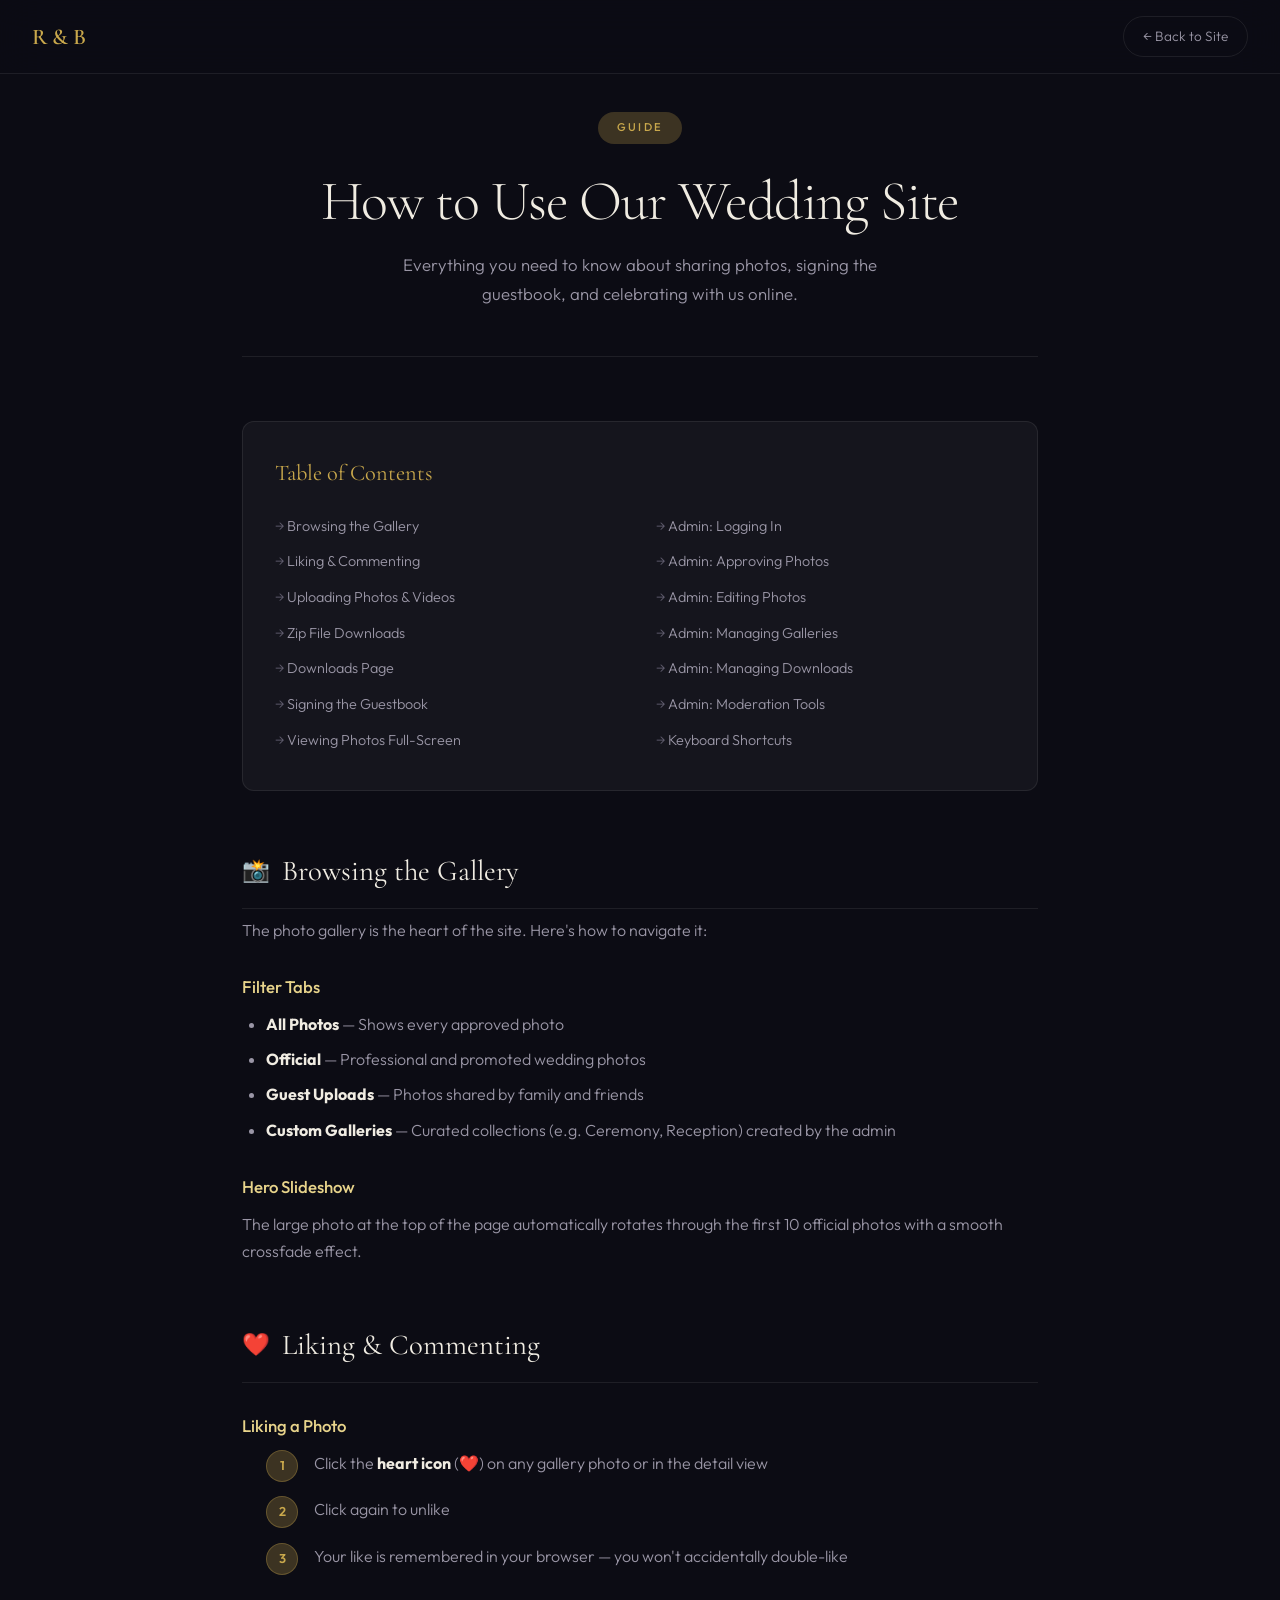
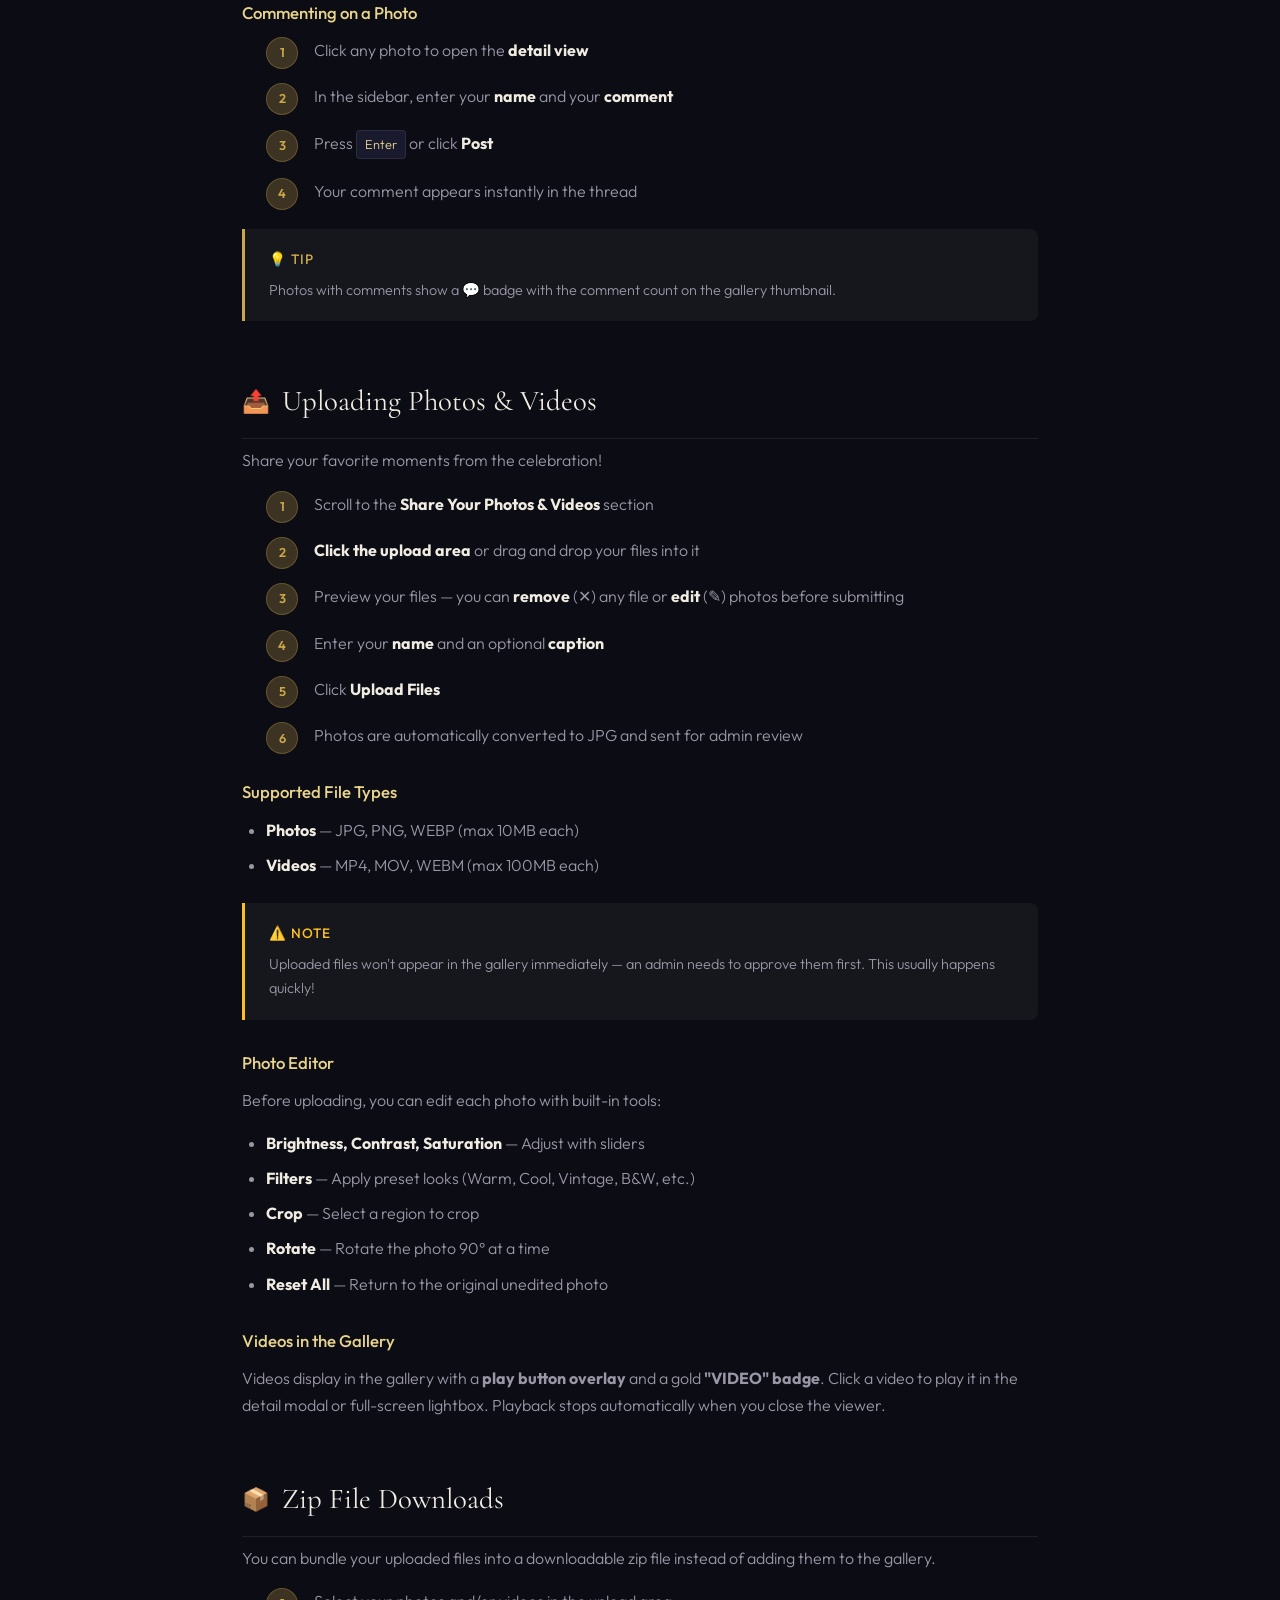
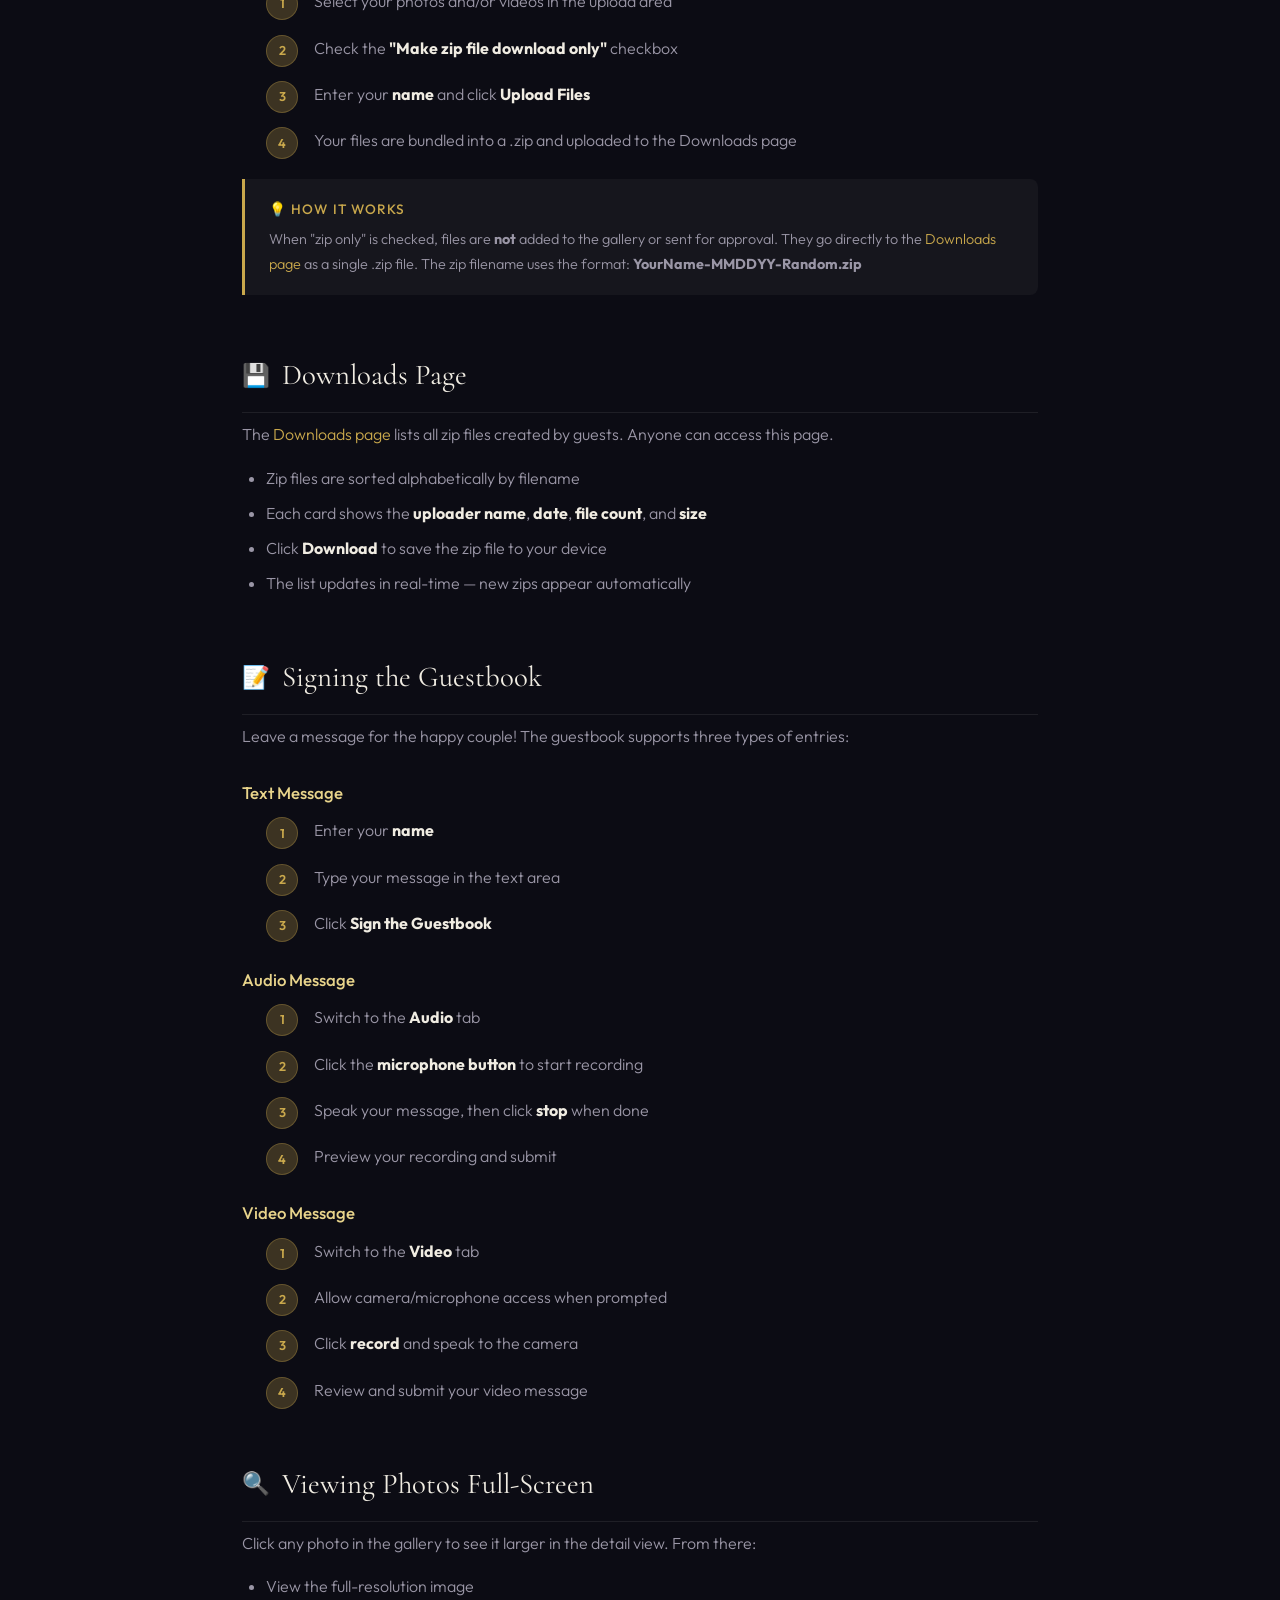
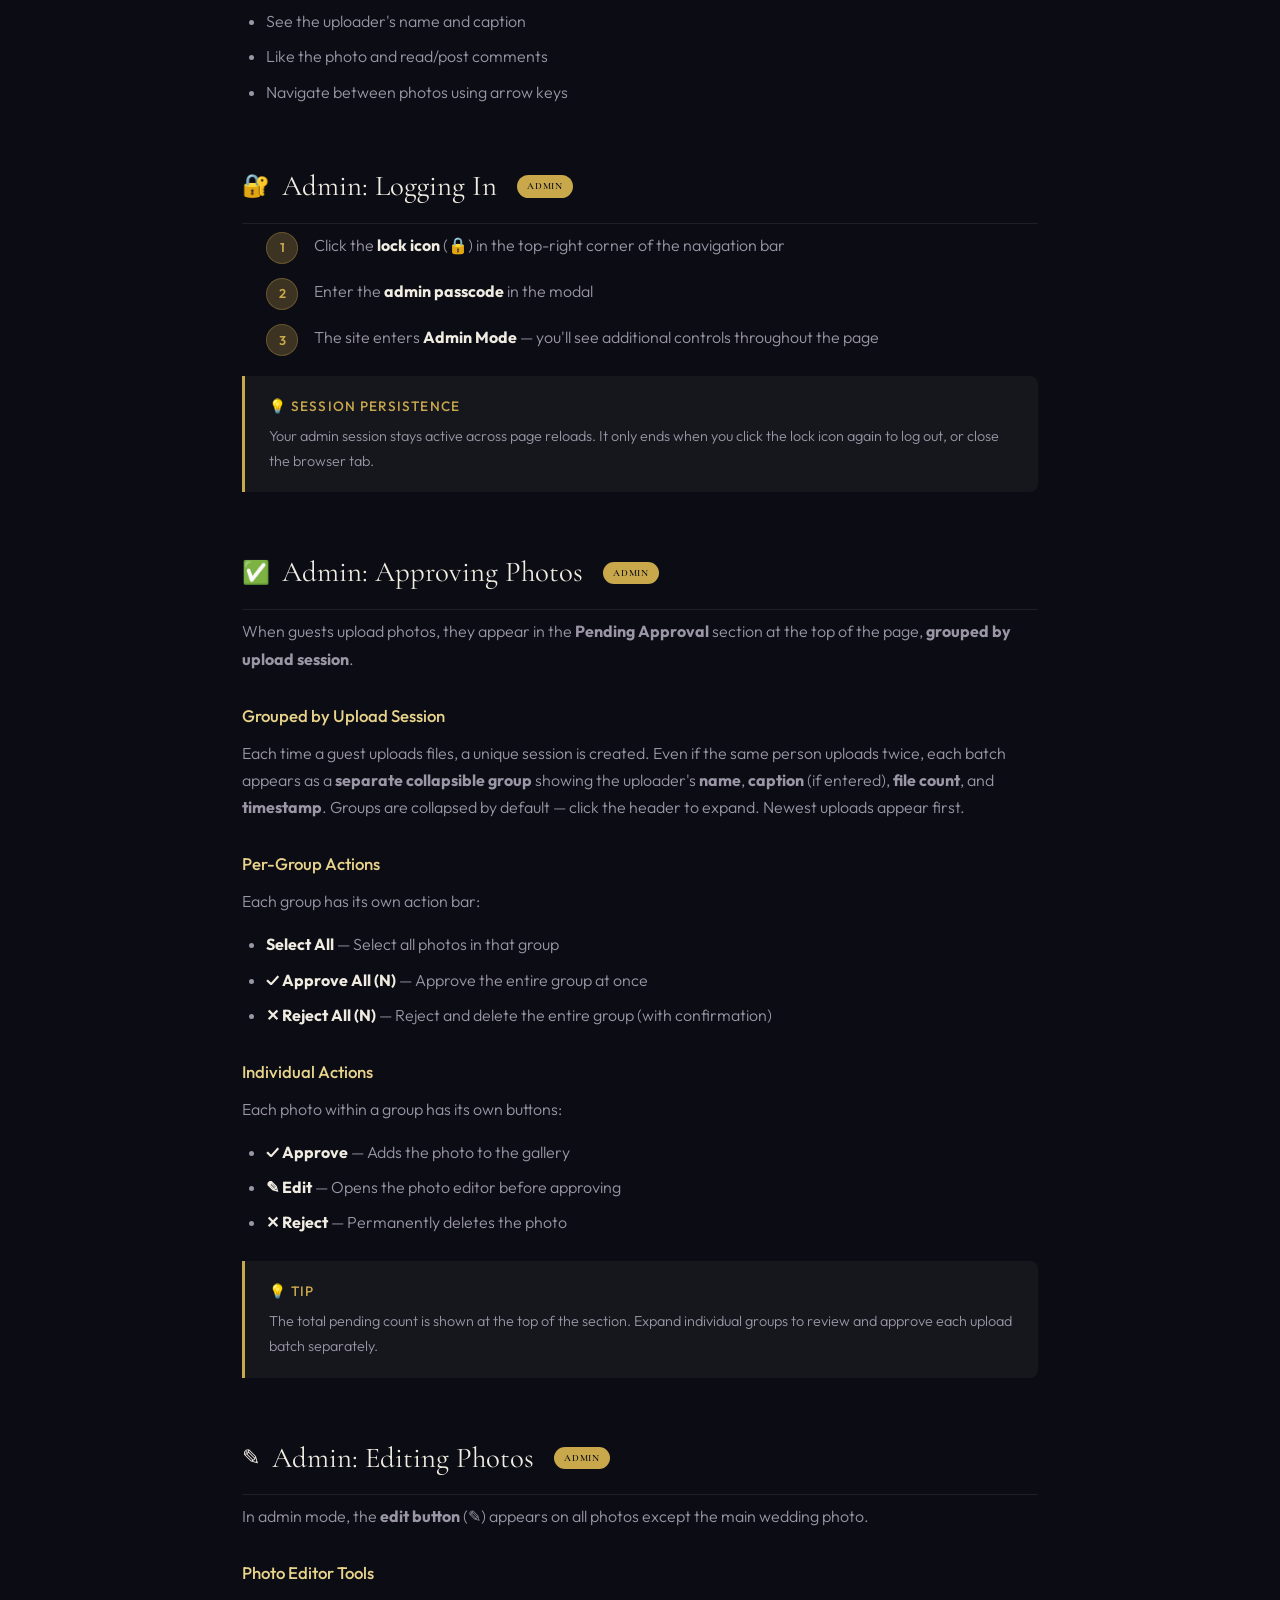
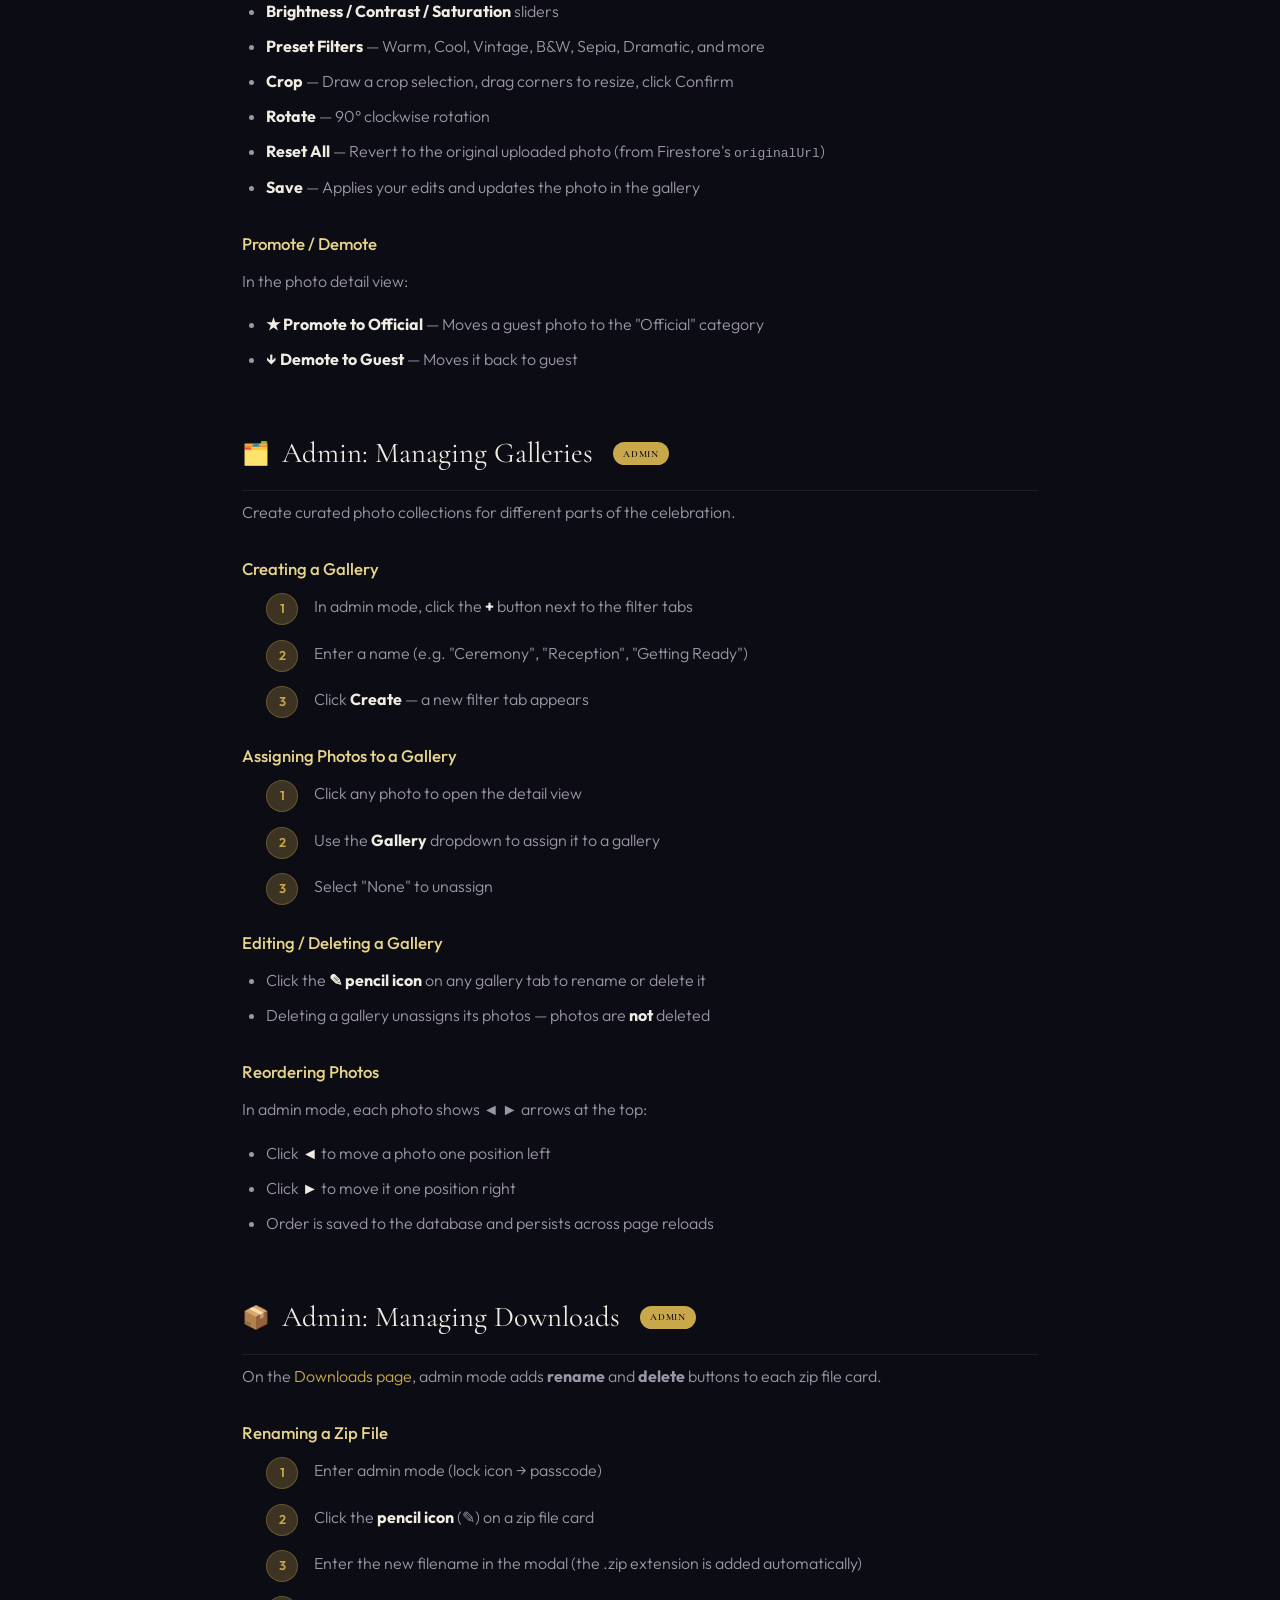
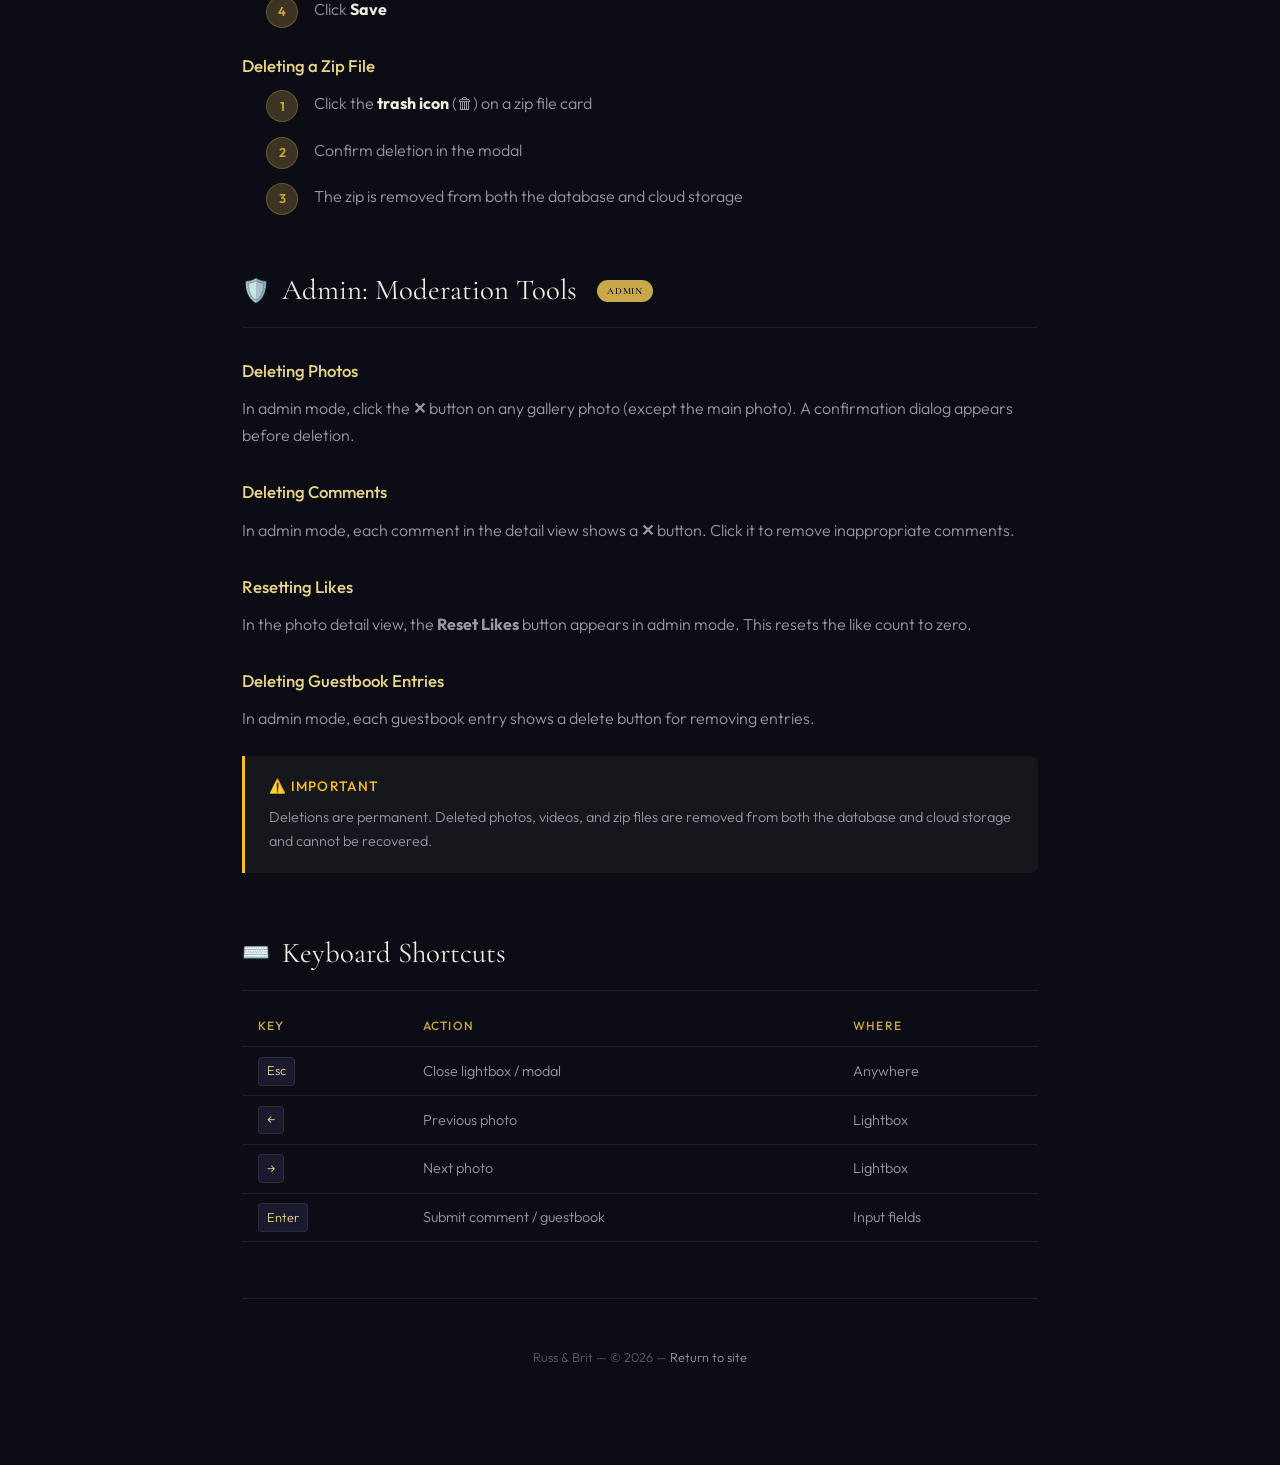
<file: help.html>
<!DOCTYPE html>
<html lang="en">
<head>
    <meta charset="UTF-8">
    <meta name="viewport" content="width=device-width, initial-scale=1.0">
    <title>Help — Russ & Brit Wedding Site</title>
    <meta name="description" content="How to use the Russ & Brit wedding website — upload photos, sign the guestbook, and more.">
    <meta name="theme-color" content="#1a1a2e">
    <link rel="icon" type="image/svg+xml" href="favicon.svg">

    <!-- Google Fonts -->
    <link rel="preconnect" href="https://fonts.googleapis.com">
    <link rel="preconnect" href="https://fonts.gstatic.com" crossorigin>
    <link href="https://fonts.googleapis.com/css2?family=Cormorant+Garamond:ital,wght@0,300;0,400;0,500;0,600;0,700;1,300;1,400;1,500&family=Outfit:wght@200;300;400;500;600&display=swap" rel="stylesheet">

    <style>
        /* ===== Base (matches main site) ===== */
        :root {
            --color-bg:           #0c0c14;
            --color-bg-secondary: #12121e;
            --color-bg-card:      rgba(255, 255, 255, 0.04);
            --color-bg-glass:     rgba(255, 255, 255, 0.06);
            --color-surface:      #1a1a2e;
            --color-surface-2:    #232340;
            --color-gold:         #c9a84c;
            --color-gold-light:   #e8d48b;
            --color-gold-dark:    #8a6d2b;
            --color-gold-glow:    rgba(201, 168, 76, 0.25);
            --color-text:         #f0ece2;
            --color-text-muted:   #9a96a6;
            --color-text-faint:   #5d5a6b;
            --color-accent:       #7c6bc4;
            --color-border:       rgba(255, 255, 255, 0.08);
            --font-display: 'Cormorant Garamond', 'Georgia', serif;
            --font-body:    'Outfit', 'Segoe UI', sans-serif;
            --radius-sm:  8px;
            --radius-md:  12px;
            --radius-lg:  20px;
            --shadow-md:  0 4px 20px rgba(0,0,0,0.4);
        }

        *, *::before, *::after { margin: 0; padding: 0; box-sizing: border-box; }

        body {
            background: var(--color-bg);
            color: var(--color-text);
            font-family: var(--font-body);
            font-weight: 300;
            line-height: 1.7;
            min-height: 100vh;
        }

        a { color: var(--color-gold); text-decoration: none; transition: color 0.2s; }
        a:hover { color: var(--color-gold-light); }

        /* ===== Nav ===== */
        .help-nav {
            position: fixed;
            top: 0;
            left: 0;
            right: 0;
            z-index: 100;
            display: flex;
            align-items: center;
            justify-content: space-between;
            padding: 1rem 2rem;
            background: rgba(12, 12, 20, 0.85);
            backdrop-filter: blur(20px);
            border-bottom: 1px solid var(--color-border);
        }

        .help-nav-brand {
            font-family: var(--font-display);
            font-size: 1.4rem;
            font-weight: 600;
            color: var(--color-gold);
        }

        .help-nav-back {
            font-size: 0.85rem;
            padding: 0.5rem 1.2rem;
            border: 1px solid var(--color-border);
            border-radius: 9999px;
            color: var(--color-text-muted);
            transition: all 0.2s;
        }

        .help-nav-back:hover {
            border-color: var(--color-gold);
            color: var(--color-gold);
        }

        /* ===== Layout ===== */
        .help-container {
            max-width: 860px;
            margin: 0 auto;
            padding: 7rem 2rem 4rem;
        }

        .help-hero {
            text-align: center;
            margin-bottom: 4rem;
            padding-bottom: 3rem;
            border-bottom: 1px solid var(--color-border);
        }

        .help-hero-tag {
            display: inline-block;
            font-size: 0.7rem;
            font-weight: 500;
            letter-spacing: 0.2em;
            text-transform: uppercase;
            color: var(--color-gold);
            background: var(--color-gold-glow);
            padding: 0.4rem 1.2rem;
            border-radius: 9999px;
            margin-bottom: 1.5rem;
        }

        .help-hero h1 {
            font-family: var(--font-display);
            font-size: clamp(2.2rem, 5vw, 3.5rem);
            font-weight: 300;
            letter-spacing: -0.02em;
            line-height: 1.2;
            margin-bottom: 1rem;
        }

        .help-hero p {
            color: var(--color-text-muted);
            font-size: 1.05rem;
            max-width: 560px;
            margin: 0 auto;
        }

        /* ===== Table of Contents ===== */
        .toc {
            background: var(--color-bg-card);
            border: 1px solid var(--color-border);
            border-radius: var(--radius-md);
            padding: 2rem;
            margin-bottom: 3.5rem;
        }

        .toc h2 {
            font-family: var(--font-display);
            font-size: 1.4rem;
            font-weight: 400;
            margin-bottom: 1rem;
            color: var(--color-gold);
        }

        .toc-columns {
            display: grid;
            grid-template-columns: 1fr 1fr;
            gap: 0.5rem 2rem;
        }

        .toc a {
            display: block;
            padding: 0.35rem 0;
            color: var(--color-text-muted);
            font-size: 0.9rem;
            transition: all 0.2s;
        }

        .toc a:hover {
            color: var(--color-gold);
            padding-left: 0.5rem;
        }

        .toc a::before {
            content: '→ ';
            color: var(--color-text-faint);
            transition: color 0.2s;
        }

        .toc a:hover::before {
            color: var(--color-gold);
        }

        /* ===== Sections ===== */
        .help-section {
            margin-bottom: 3.5rem;
            scroll-margin-top: 5rem;
        }

        .help-section h2 {
            font-family: var(--font-display);
            font-size: 1.8rem;
            font-weight: 400;
            margin-bottom: 0.5rem;
            padding-bottom: 0.75rem;
            border-bottom: 1px solid var(--color-border);
            display: flex;
            align-items: center;
            gap: 0.75rem;
        }

        .help-section h2 .section-icon {
            font-size: 1.4rem;
        }

        .help-section h3 {
            font-size: 1.05rem;
            font-weight: 500;
            margin-top: 1.8rem;
            margin-bottom: 0.6rem;
            color: var(--color-gold-light);
        }

        .help-section p {
            color: var(--color-text-muted);
            margin-bottom: 1rem;
        }

        .help-section ul, .help-section ol {
            color: var(--color-text-muted);
            padding-left: 1.5rem;
            margin-bottom: 1rem;
        }

        .help-section li {
            margin-bottom: 0.5rem;
        }

        .help-section li strong {
            color: var(--color-text);
        }

        /* ===== Steps ===== */
        .step-list {
            list-style: none;
            padding: 0;
            counter-reset: step-counter;
        }

        .step-list li {
            counter-increment: step-counter;
            position: relative;
            padding-left: 3rem;
            margin-bottom: 1.2rem;
        }

        .step-list li::before {
            content: counter(step-counter);
            position: absolute;
            left: 0;
            top: 0;
            width: 2rem;
            height: 2rem;
            border-radius: 50%;
            background: var(--color-gold-glow);
            border: 1px solid rgba(201, 168, 76, 0.3);
            color: var(--color-gold);
            font-size: 0.8rem;
            font-weight: 600;
            display: flex;
            align-items: center;
            justify-content: center;
        }

        /* ===== Keyboard Shortcuts Table ===== */
        .key-table {
            width: 100%;
            border-collapse: collapse;
            margin: 1rem 0 1.5rem;
        }

        .key-table th,
        .key-table td {
            text-align: left;
            padding: 0.6rem 1rem;
            border-bottom: 1px solid var(--color-border);
            font-size: 0.9rem;
        }

        .key-table th {
            color: var(--color-gold);
            font-weight: 500;
            font-size: 0.75rem;
            text-transform: uppercase;
            letter-spacing: 0.1em;
        }

        .key-table td {
            color: var(--color-text-muted);
        }

        .key-table td:first-child {
            color: var(--color-text);
        }

        kbd {
            display: inline-block;
            background: var(--color-surface);
            border: 1px solid var(--color-border);
            border-radius: 4px;
            padding: 0.15rem 0.5rem;
            font-family: var(--font-body);
            font-size: 0.8rem;
            color: var(--color-gold-light);
        }

        /* ===== Info Callouts ===== */
        .callout {
            background: var(--color-bg-card);
            border-left: 3px solid var(--color-gold);
            border-radius: 0 var(--radius-sm) var(--radius-sm) 0;
            padding: 1.2rem 1.5rem;
            margin: 1.5rem 0;
        }

        .callout-title {
            font-weight: 500;
            color: var(--color-gold);
            margin-bottom: 0.4rem;
            font-size: 0.85rem;
            text-transform: uppercase;
            letter-spacing: 0.08em;
        }

        .callout p {
            margin: 0;
            font-size: 0.9rem;
        }

        .callout.callout-warning {
            border-left-color: #fbbf24;
        }

        .callout.callout-warning .callout-title {
            color: #fbbf24;
        }

        /* ===== Admin Badge ===== */
        .admin-badge {
            display: inline-block;
            font-size: 0.6rem;
            font-weight: 600;
            letter-spacing: 0.1em;
            text-transform: uppercase;
            color: var(--color-bg);
            background: var(--color-gold);
            padding: 0.2rem 0.6rem;
            border-radius: 9999px;
            vertical-align: middle;
            margin-left: 0.5rem;
        }

        /* ===== Footer ===== */
        .help-footer {
            text-align: center;
            padding: 3rem 0 2rem;
            border-top: 1px solid var(--color-border);
            color: var(--color-text-faint);
            font-size: 0.8rem;
        }

        .help-footer a {
            color: var(--color-text-muted);
        }

        /* ===== Responsive ===== */
        @media (max-width: 640px) {
            .help-container { padding: 6rem 1.2rem 3rem; }
            .help-nav { padding: 0.8rem 1.2rem; }
            .toc-columns { grid-template-columns: 1fr; }
            .help-section h2 { font-size: 1.4rem; }
        }
    </style>
</head>
<body>

    <!-- Nav -->
    <nav class="help-nav">
        <a href="/" class="help-nav-brand">R &amp; B</a>
        <a href="/" class="help-nav-back">← Back to Site</a>
    </nav>

    <div class="help-container">

        <!-- Hero -->
        <div class="help-hero">
            <span class="help-hero-tag">Guide</span>
            <h1>How to Use Our Wedding Site</h1>
            <p>Everything you need to know about sharing photos, signing the guestbook, and celebrating with us online.</p>
        </div>

        <!-- Table of Contents -->
        <div class="toc">
            <h2>Table of Contents</h2>
            <div class="toc-columns">
                <div>
                    <a href="#browsing">Browsing the Gallery</a>
                    <a href="#liking">Liking &amp; Commenting</a>
                    <a href="#uploading">Uploading Photos &amp; Videos</a>
                    <a href="#zip">Zip File Downloads</a>
                    <a href="#downloads">Downloads Page</a>
                    <a href="#guestbook">Signing the Guestbook</a>
                    <a href="#lightbox">Viewing Photos Full-Screen</a>
                </div>
                <div>
                    <a href="#admin-login">Admin: Logging In</a>
                    <a href="#admin-approval">Admin: Approving Photos</a>
                    <a href="#admin-editing">Admin: Editing Photos</a>
                    <a href="#admin-galleries">Admin: Managing Galleries</a>
                    <a href="#admin-downloads">Admin: Managing Downloads</a>
                    <a href="#admin-moderation">Admin: Moderation Tools</a>
                    <a href="#keyboard">Keyboard Shortcuts</a>
                </div>
            </div>
        </div>

        <!-- ===== GUEST SECTIONS ===== -->

        <section class="help-section" id="browsing">
            <h2><span class="section-icon">📸</span> Browsing the Gallery</h2>
            <p>The photo gallery is the heart of the site. Here's how to navigate it:</p>
            <h3>Filter Tabs</h3>
            <ul>
                <li><strong>All Photos</strong> — Shows every approved photo</li>
                <li><strong>Official</strong> — Professional and promoted wedding photos</li>
                <li><strong>Guest Uploads</strong> — Photos shared by family and friends</li>
                <li><strong>Custom Galleries</strong> — Curated collections (e.g. Ceremony, Reception) created by the admin</li>
            </ul>
            <h3>Hero Slideshow</h3>
            <p>The large photo at the top of the page automatically rotates through the first 10 official photos with a smooth crossfade effect.</p>
        </section>

        <section class="help-section" id="liking">
            <h2><span class="section-icon">❤️</span> Liking &amp; Commenting</h2>
            <h3>Liking a Photo</h3>
            <ol class="step-list">
                <li>Click the <strong>heart icon</strong> (❤️) on any gallery photo or in the detail view</li>
                <li>Click again to unlike</li>
                <li>Your like is remembered in your browser — you won't accidentally double-like</li>
            </ol>
            <h3>Commenting on a Photo</h3>
            <ol class="step-list">
                <li>Click any photo to open the <strong>detail view</strong></li>
                <li>In the sidebar, enter your <strong>name</strong> and your <strong>comment</strong></li>
                <li>Press <kbd>Enter</kbd> or click <strong>Post</strong></li>
                <li>Your comment appears instantly in the thread</li>
            </ol>
            <div class="callout">
                <div class="callout-title">💡 Tip</div>
                <p>Photos with comments show a 💬 badge with the comment count on the gallery thumbnail.</p>
            </div>
        </section>

        <section class="help-section" id="uploading">
            <h2><span class="section-icon">📤</span> Uploading Photos &amp; Videos</h2>
            <p>Share your favorite moments from the celebration!</p>
            <ol class="step-list">
                <li>Scroll to the <strong>Share Your Photos &amp; Videos</strong> section</li>
                <li><strong>Click the upload area</strong> or drag and drop your files into it</li>
                <li>Preview your files — you can <strong>remove</strong> (✕) any file or <strong>edit</strong> (✎) photos before submitting</li>
                <li>Enter your <strong>name</strong> and an optional <strong>caption</strong></li>
                <li>Click <strong>Upload Files</strong></li>
                <li>Photos are automatically converted to JPG and sent for admin review</li>
            </ol>
            <h3>Supported File Types</h3>
            <ul>
                <li><strong>Photos</strong> — JPG, PNG, WEBP (max 10MB each)</li>
                <li><strong>Videos</strong> — MP4, MOV, WEBM (max 100MB each)</li>
            </ul>
            <div class="callout callout-warning">
                <div class="callout-title">⚠️ Note</div>
                <p>Uploaded files won't appear in the gallery immediately — an admin needs to approve them first. This usually happens quickly!</p>
            </div>
            <h3>Photo Editor</h3>
            <p>Before uploading, you can edit each photo with built-in tools:</p>
            <ul>
                <li><strong>Brightness, Contrast, Saturation</strong> — Adjust with sliders</li>
                <li><strong>Filters</strong> — Apply preset looks (Warm, Cool, Vintage, B&amp;W, etc.)</li>
                <li><strong>Crop</strong> — Select a region to crop</li>
                <li><strong>Rotate</strong> — Rotate the photo 90° at a time</li>
                <li><strong>Reset All</strong> — Return to the original unedited photo</li>
            </ul>
            <h3>Videos in the Gallery</h3>
            <p>Videos display in the gallery with a <strong>play button overlay</strong> and a gold <strong>"VIDEO" badge</strong>. Click a video to play it in the detail modal or full-screen lightbox. Playback stops automatically when you close the viewer.</p>
        </section>

        <section class="help-section" id="zip">
            <h2><span class="section-icon">📦</span> Zip File Downloads</h2>
            <p>You can bundle your uploaded files into a downloadable zip file instead of adding them to the gallery.</p>
            <ol class="step-list">
                <li>Select your photos and/or videos in the upload area</li>
                <li>Check the <strong>"Make zip file download only"</strong> checkbox</li>
                <li>Enter your <strong>name</strong> and click <strong>Upload Files</strong></li>
                <li>Your files are bundled into a .zip and uploaded to the Downloads page</li>
            </ol>
            <div class="callout">
                <div class="callout-title">💡 How it works</div>
                <p>When "zip only" is checked, files are <strong>not</strong> added to the gallery or sent for approval. They go directly to the <a href="downloads.html">Downloads page</a> as a single .zip file. The zip filename uses the format: <strong>YourName-MMDDYY-Random.zip</strong></p>
            </div>
        </section>

        <section class="help-section" id="downloads">
            <h2><span class="section-icon">💾</span> Downloads Page</h2>
            <p>The <a href="downloads.html">Downloads page</a> lists all zip files created by guests. Anyone can access this page.</p>
            <ul>
                <li>Zip files are sorted alphabetically by filename</li>
                <li>Each card shows the <strong>uploader name</strong>, <strong>date</strong>, <strong>file count</strong>, and <strong>size</strong></li>
                <li>Click <strong>Download</strong> to save the zip file to your device</li>
                <li>The list updates in real-time — new zips appear automatically</li>
            </ul>
        </section>

        <section class="help-section" id="guestbook">
            <h2><span class="section-icon">📝</span> Signing the Guestbook</h2>
            <p>Leave a message for the happy couple! The guestbook supports three types of entries:</p>
            <h3>Text Message</h3>
            <ol class="step-list">
                <li>Enter your <strong>name</strong></li>
                <li>Type your message in the text area</li>
                <li>Click <strong>Sign the Guestbook</strong></li>
            </ol>
            <h3>Audio Message</h3>
            <ol class="step-list">
                <li>Switch to the <strong>Audio</strong> tab</li>
                <li>Click the <strong>microphone button</strong> to start recording</li>
                <li>Speak your message, then click <strong>stop</strong> when done</li>
                <li>Preview your recording and submit</li>
            </ol>
            <h3>Video Message</h3>
            <ol class="step-list">
                <li>Switch to the <strong>Video</strong> tab</li>
                <li>Allow camera/microphone access when prompted</li>
                <li>Click <strong>record</strong> and speak to the camera</li>
                <li>Review and submit your video message</li>
            </ol>
        </section>

        <section class="help-section" id="lightbox">
            <h2><span class="section-icon">🔍</span> Viewing Photos Full-Screen</h2>
            <p>Click any photo in the gallery to see it larger in the detail view. From there:</p>
            <ul>
                <li>View the full-resolution image</li>
                <li>See the uploader's name and caption</li>
                <li>Like the photo and read/post comments</li>
                <li>Navigate between photos using arrow keys</li>
            </ul>
        </section>

        <!-- ===== ADMIN SECTIONS ===== -->

        <section class="help-section" id="admin-login">
            <h2><span class="section-icon">🔐</span> Admin: Logging In <span class="admin-badge">Admin</span></h2>
            <ol class="step-list">
                <li>Click the <strong>lock icon</strong> (🔒) in the top-right corner of the navigation bar</li>
                <li>Enter the <strong>admin passcode</strong> in the modal</li>
                <li>The site enters <strong>Admin Mode</strong> — you'll see additional controls throughout the page</li>
            </ol>
            <div class="callout">
                <div class="callout-title">💡 Session Persistence</div>
                <p>Your admin session stays active across page reloads. It only ends when you click the lock icon again to log out, or close the browser tab.</p>
            </div>
        </section>

        <section class="help-section" id="admin-approval">
            <h2><span class="section-icon">✅</span> Admin: Approving Photos <span class="admin-badge">Admin</span></h2>
            <p>When guests upload photos, they appear in the <strong>Pending Approval</strong> section at the top of the page, <strong>grouped by upload session</strong>.</p>
            <h3>Grouped by Upload Session</h3>
            <p>Each time a guest uploads files, a unique session is created. Even if the same person uploads twice, each batch appears as a <strong>separate collapsible group</strong> showing the uploader's <strong>name</strong>, <strong>caption</strong> (if entered), <strong>file count</strong>, and <strong>timestamp</strong>. Groups are collapsed by default — click the header to expand. Newest uploads appear first.</p>
            <h3>Per-Group Actions</h3>
            <p>Each group has its own action bar:</p>
            <ul>
                <li><strong>Select All</strong> — Select all photos in that group</li>
                <li><strong>✓ Approve All (N)</strong> — Approve the entire group at once</li>
                <li><strong>✕ Reject All (N)</strong> — Reject and delete the entire group (with confirmation)</li>
            </ul>
            <h3>Individual Actions</h3>
            <p>Each photo within a group has its own buttons:</p>
            <ul>
                <li><strong>✓ Approve</strong> — Adds the photo to the gallery</li>
                <li><strong>✎ Edit</strong> — Opens the photo editor before approving</li>
                <li><strong>✕ Reject</strong> — Permanently deletes the photo</li>
            </ul>
            <div class="callout">
                <div class="callout-title">💡 Tip</div>
                <p>The total pending count is shown at the top of the section. Expand individual groups to review and approve each upload batch separately.</p>
            </div>
        </section>

        <section class="help-section" id="admin-editing">
            <h2><span class="section-icon">✎</span> Admin: Editing Photos <span class="admin-badge">Admin</span></h2>
            <p>In admin mode, the <strong>edit button</strong> (✎) appears on all photos except the main wedding photo.</p>
            <h3>Photo Editor Tools</h3>
            <ul>
                <li><strong>Brightness / Contrast / Saturation</strong> sliders</li>
                <li><strong>Preset Filters</strong> — Warm, Cool, Vintage, B&amp;W, Sepia, Dramatic, and more</li>
                <li><strong>Crop</strong> — Draw a crop selection, drag corners to resize, click Confirm</li>
                <li><strong>Rotate</strong> — 90° clockwise rotation</li>
                <li><strong>Reset All</strong> — Revert to the original uploaded photo (from Firestore's <code>originalUrl</code>)</li>
                <li><strong>Save</strong> — Applies your edits and updates the photo in the gallery</li>
            </ul>
            <h3>Promote / Demote</h3>
            <p>In the photo detail view:</p>
            <ul>
                <li><strong>★ Promote to Official</strong> — Moves a guest photo to the "Official" category</li>
                <li><strong>↓ Demote to Guest</strong> — Moves it back to guest</li>
            </ul>
        </section>

        <section class="help-section" id="admin-galleries">
            <h2><span class="section-icon">🗂️</span> Admin: Managing Galleries <span class="admin-badge">Admin</span></h2>
            <p>Create curated photo collections for different parts of the celebration.</p>
            <h3>Creating a Gallery</h3>
            <ol class="step-list">
                <li>In admin mode, click the <strong>+</strong> button next to the filter tabs</li>
                <li>Enter a name (e.g. "Ceremony", "Reception", "Getting Ready")</li>
                <li>Click <strong>Create</strong> — a new filter tab appears</li>
            </ol>
            <h3>Assigning Photos to a Gallery</h3>
            <ol class="step-list">
                <li>Click any photo to open the detail view</li>
                <li>Use the <strong>Gallery</strong> dropdown to assign it to a gallery</li>
                <li>Select "None" to unassign</li>
            </ol>
            <h3>Editing / Deleting a Gallery</h3>
            <ul>
                <li>Click the <strong>✎ pencil icon</strong> on any gallery tab to rename or delete it</li>
                <li>Deleting a gallery unassigns its photos — photos are <strong>not</strong> deleted</li>
            </ul>
            <h3>Reordering Photos</h3>
            <p>In admin mode, each photo shows <strong>◄ ►</strong> arrows at the top:</p>
            <ul>
                <li>Click <strong>◄</strong> to move a photo one position left</li>
                <li>Click <strong>►</strong> to move it one position right</li>
                <li>Order is saved to the database and persists across page reloads</li>
            </ul>
        </section>

        <section class="help-section" id="admin-downloads">
            <h2><span class="section-icon">📦</span> Admin: Managing Downloads <span class="admin-badge">Admin</span></h2>
            <p>On the <a href="downloads.html">Downloads page</a>, admin mode adds <strong>rename</strong> and <strong>delete</strong> buttons to each zip file card.</p>
            <h3>Renaming a Zip File</h3>
            <ol class="step-list">
                <li>Enter admin mode (lock icon → passcode)</li>
                <li>Click the <strong>pencil icon</strong> (✎) on a zip file card</li>
                <li>Enter the new filename in the modal (the .zip extension is added automatically)</li>
                <li>Click <strong>Save</strong></li>
            </ol>
            <h3>Deleting a Zip File</h3>
            <ol class="step-list">
                <li>Click the <strong>trash icon</strong> (🗑) on a zip file card</li>
                <li>Confirm deletion in the modal</li>
                <li>The zip is removed from both the database and cloud storage</li>
            </ol>
        </section>

        <section class="help-section" id="admin-moderation">
            <h2><span class="section-icon">🛡️</span> Admin: Moderation Tools <span class="admin-badge">Admin</span></h2>
            <h3>Deleting Photos</h3>
            <p>In admin mode, click the <strong>✕</strong> button on any gallery photo (except the main photo). A confirmation dialog appears before deletion.</p>
            <h3>Deleting Comments</h3>
            <p>In admin mode, each comment in the detail view shows a <strong>✕</strong> button. Click it to remove inappropriate comments.</p>
            <h3>Resetting Likes</h3>
            <p>In the photo detail view, the <strong>Reset Likes</strong> button appears in admin mode. This resets the like count to zero.</p>
            <h3>Deleting Guestbook Entries</h3>
            <p>In admin mode, each guestbook entry shows a delete button for removing entries.</p>

            <div class="callout callout-warning">
                <div class="callout-title">⚠️ Important</div>
                <p>Deletions are permanent. Deleted photos, videos, and zip files are removed from both the database and cloud storage and cannot be recovered.</p>
            </div>
        </section>

        <section class="help-section" id="keyboard">
            <h2><span class="section-icon">⌨️</span> Keyboard Shortcuts</h2>
            <table class="key-table">
                <thead>
                    <tr>
                        <th>Key</th>
                        <th>Action</th>
                        <th>Where</th>
                    </tr>
                </thead>
                <tbody>
                    <tr>
                        <td><kbd>Esc</kbd></td>
                        <td>Close lightbox / modal</td>
                        <td>Anywhere</td>
                    </tr>
                    <tr>
                        <td><kbd>←</kbd></td>
                        <td>Previous photo</td>
                        <td>Lightbox</td>
                    </tr>
                    <tr>
                        <td><kbd>→</kbd></td>
                        <td>Next photo</td>
                        <td>Lightbox</td>
                    </tr>
                    <tr>
                        <td><kbd>Enter</kbd></td>
                        <td>Submit comment / guestbook</td>
                        <td>Input fields</td>
                    </tr>
                </tbody>
            </table>
        </section>

        <!-- Footer -->
        <footer class="help-footer">
            <p>Russ &amp; Brit &mdash; &copy; 2026 &mdash; <a href="/">Return to site</a></p>
        </footer>

    </div>

</body>
</html>
</file>
